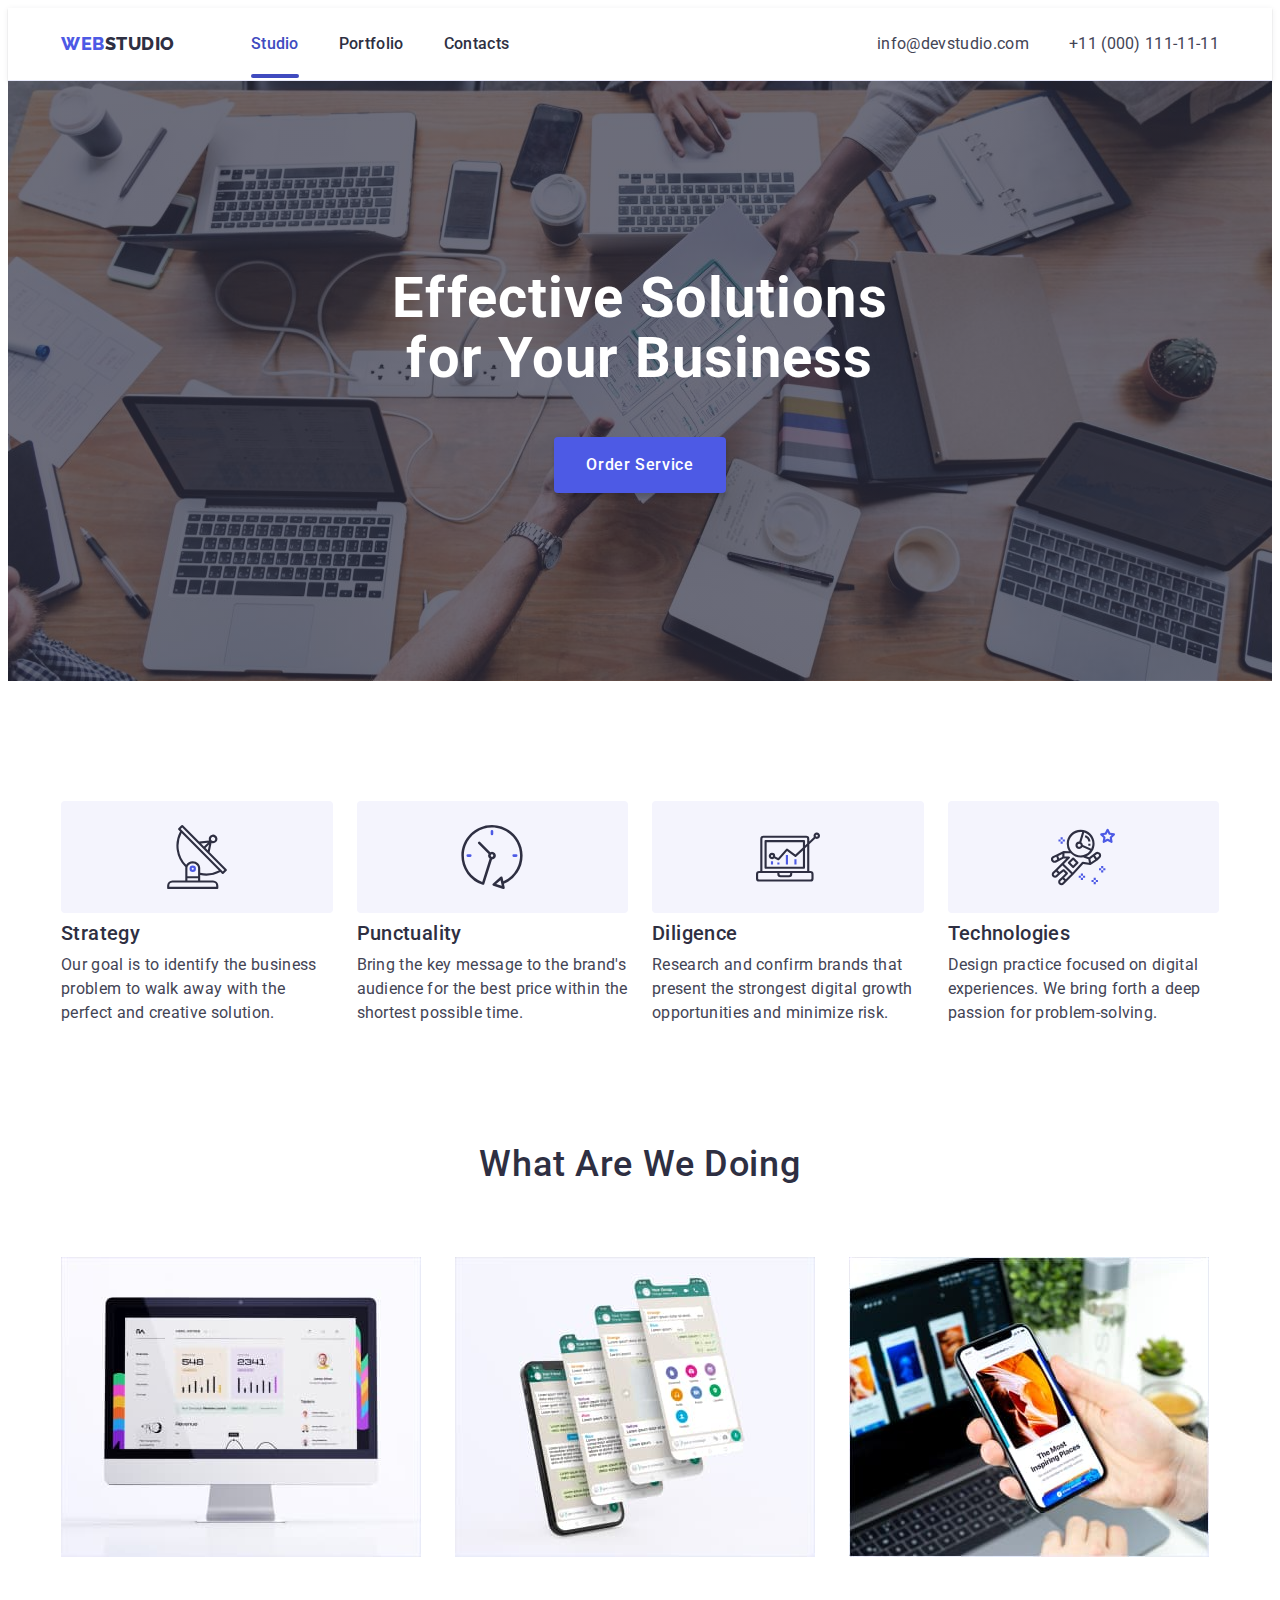
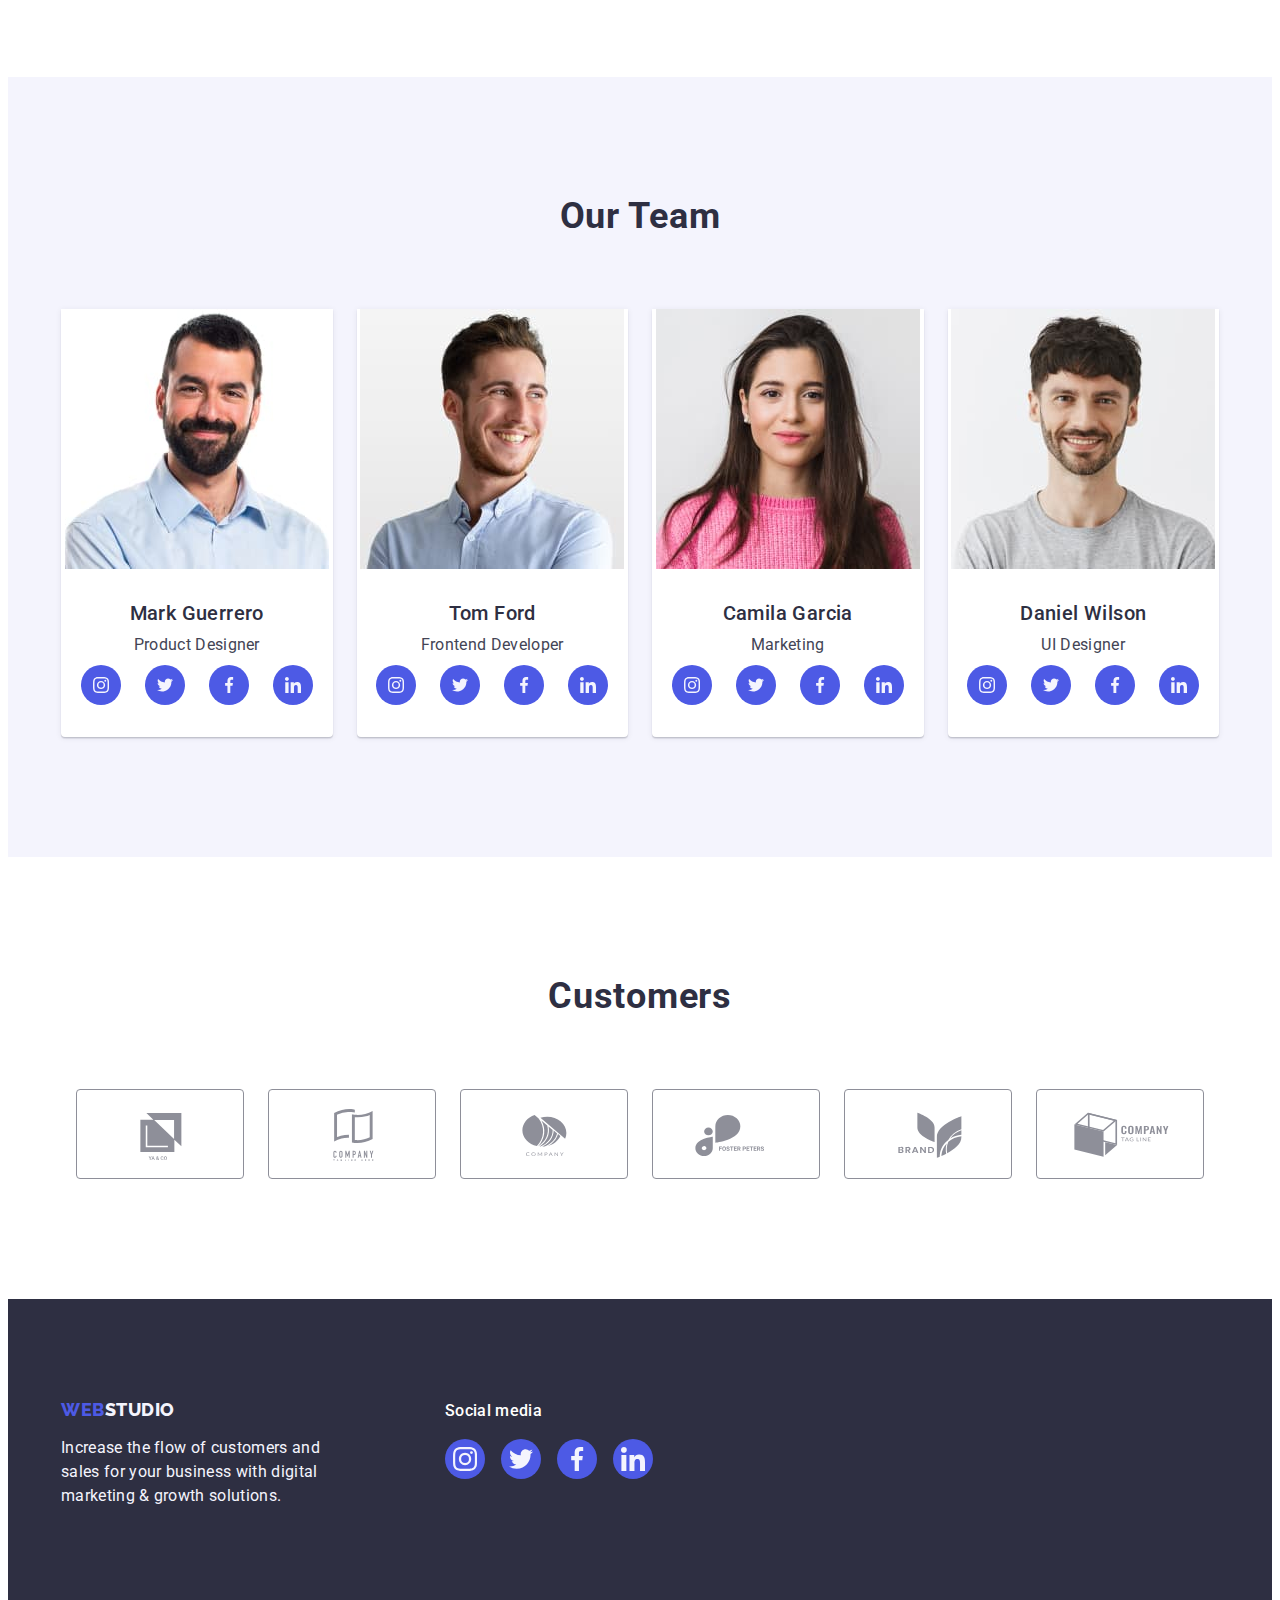
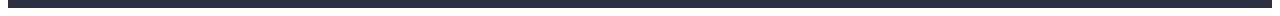
<file: index.html>
<!DOCTYPE html>
<html lang="en">
  <head>
    <meta charset="utf-8" />
    <meta name="description" content="Effective Solutions for Your Business" />

    <link rel="preconnect" href="https://fonts.googleapis.com" />
    <link rel="preconnect" href="https://fonts.gstatic.com" crossorigin />
    <link
      href="https://fonts.googleapis.com/css2?family=Montserrat:wght@400;700&family=Raleway:wght@800&family=Roboto:wght@400;500;700;900&display=swap"
      rel="stylesheet"
    />
    <link
      rel="stylesheet"
      href="https://cdnjs.cloudflare.com/ajax/libs/modern-normalize/2.0.0/modern-normalize.min.css"
      integrity="sha512-4xo8blKMVCiXpTaLzQSLSw3KFOVPWhm/TRtuPVc4WG6kUgjH6J03IBuG7JZPkcWMxJ5huwaBpOpnwYElP/m6wg=="
      crossorigin="anonymous"
      referrerpolicy="no-referrer"
    />
    <link rel="stylesheet" href="./css/styles.css" />
    <title>Web studio</title>
  </head>
  <body>
    <header class="page-header">
      <div class="container">
        <nav class="page-nav">
          <a class="logo link" href="./index.html"
            >Web<span class="link-logo-web">Studio</span></a
          >
          <ul class="list">
            <li class="menu-link">
              <a class="page-link-menu link" href="./index.html"> Studio</a>
            </li>
            <li class="menu-link">
              <a class="page-link link" href="./portfolio.html"> Portfolio</a>
            </li>
            <li class="menu-link">
              <a class="page-link link" href=""> Contacts</a>
            </li>
          </ul>
        </nav>
        <address class="contacts">
          <ul class="list">
            <li>
              <a class="page-link link" href="mailto:info@devstudio.com"
                >info@devstudio.com</a
              >
            </li>
            <li>
              <a class="page-link link" href="tel:+110001111111"
                >+11 (000) 111-11-11</a
              >
            </li>
          </ul>
        </address>
      </div>
    </header>
    <main>
      <section class="section-solution">
        <div class="container">
          <h1 class="text-solution">Effective Solutions for Your Business</h1>
          <button type="button" class="button-service" data-modal-open>
            Order Service
          </button>
        </div>
      </section>
      <section class="section-features">
        <div class="container">
          <h2 class="visually-hidden">features</h2>
          <ul class="list">
            <li class="section-features-list">
              <div class="features-icon-top">
                <svg class="features-icon" width="64" height="64">
                  <use href="./images/icons.svg#icon-antenna"></use>
                </svg>
              </div>
              <h3 class="title-features">Strategy</h3>
              <p class="text-features">
                Our goal is to identify the business problem to walk away with
                the perfect and creative solution.
              </p>
            </li>
            <li class="section-features-list">
              <div class="features-icon-top">
                <svg class="features-icon" width="64" height="64">
                  <use href="./images/icons.svg#icon-clock"></use>
                </svg>
              </div>
              <h3 class="title-features">Punctuality</h3>
              <p class="text-features">
                Bring the key message to the brand's audience for the best price
                within the shortest possible time.
              </p>
            </li>
            <li class="section-features-list">
              <div class="features-icon-top">
                <svg class="features-icon" width="64" height="64">
                  <use href="./images/icons.svg#icon-diagram"></use>
                </svg>
              </div>
              <h3 class="title-features">Diligence</h3>
              <p class="text-features">
                Research and confirm brands that present the strongest digital
                growth opportunities and minimize risk.
              </p>
            </li>
            <li class="section-features-list">
              <div class="features-icon-top">
                <svg class="features-icon" width="64" height="64">
                  <use href="./images/icons.svg#icon-astronaut"></use>
                </svg>
              </div>
              <h3 class="title-features">Technologies</h3>
              <p class="text-features">
                Design practice focused on digital experiences. We bring forth a
                deep passion for problem-solving.
              </p>
            </li>
          </ul>
        </div>
      </section>
      <section class="section-doing">
        <div class="container">
          <h2 class="title-make">What are we doing</h2>
          <ul class="list">
            <li class="section-doing-img">
              <img
                src="./images/img1.jpg"
                width="360"
                height="300"
                alt="images1"
              />
            </li>
            <li class="section-doing-img">
              <img
                src="./images/img2.jpg"
                width="360"
                height="300"
                alt="images2"
              />
            </li>
            <li class="section-doing-img">
              <img
                src="./images/img3.jpg"
                width="360"
                height="300"
                alt="images3"
              />
            </li>
          </ul>
        </div>
      </section>
      <section class="section-team">
        <div class="container">
          <h2 class="title-team">Our Team</h2>
          <ul class="list">
            <li class="team-list">
              <img
                class="team-img"
                src="./images/TeamCard1.jpg"
                width="264"
                height="260"
                alt="Tean Card1"
              />
              <div class="team-list-card">
                <h3 class="name-card">Mark Guerrero</h3>
                <p class="prof-card">Product Designer</p>
                <ul class="socialteam-link-list">
                  <li class="social-link">
                    <a class="social-link-icon" href="">
                      <svg class="team-social-icon" width="16" height="16">
                        <use href="./images/icons.svg#icon-instagram"></use>
                      </svg>
                    </a>
                  </li>
                  <li class="social-link">
                    <a class="social-link-icon" href="">
                      <svg class="team-social-icon" width="16" height="16">
                        <use href="./images/icons.svg#icon-twitter"></use>
                      </svg>
                    </a>
                  </li>
                  <li class="social-link">
                    <a class="social-link-icon" href="">
                      <svg class="team-social-icon" width="16" height="16">
                        <use href="./images/icons.svg#icon-facebook"></use>
                      </svg>
                    </a>
                  </li>
                  <li class="social-link">
                    <a class="social-link-icon" href="">
                      <svg class="team-social-icon" width="16" height="16">
                        <use href="./images/icons.svg#icon-linkedin"></use>
                      </svg>
                    </a>
                  </li>
                </ul>
              </div>
            </li>
            <li class="team-list">
              <img
                class="team-img"
                src="./images/TeamCard2.jpg"
                width="264"
                height="260"
                alt="Team Card2"
              />
              <div class="team-list-card">
                <h3 class="name-card">Tom Ford</h3>
                <p class="prof-card">Frontend Developer</p>
                <ul class="socialteam-link-list">
                  <li class="social-link">
                    <a class="social-link-icon" href="">
                      <svg class="team-social-icon" width="16" height="16">
                        <use href="./images/icons.svg#icon-instagram"></use>
                      </svg>
                    </a>
                  </li>
                  <li class="social-link">
                    <a class="social-link-icon" href="">
                      <svg class="team-social-icon" width="16" height="16">
                        <use href="./images/icons.svg#icon-twitter"></use>
                      </svg>
                    </a>
                  </li>
                  <li class="social-link">
                    <a class="social-link-icon" href="">
                      <svg class="team-social-icon" width="16" height="16">
                        <use href="./images/icons.svg#icon-facebook"></use>
                      </svg>
                    </a>
                  </li>
                  <li class="social-link">
                    <a class="social-link-icon" href="">
                      <svg class="team-social-icon" width="16" height="16">
                        <use href="./images/icons.svg#icon-linkedin"></use>
                      </svg>
                    </a>
                  </li>
                </ul>
              </div>
            </li>
            <li class="team-list">
              <img
                class="team-img"
                src="./images/TeamCard3.jpg"
                width="264"
                height="260"
                alt="Team Card3"
              />
              <div class="team-list-card">
                <h3 class="name-card">Camila Garcia</h3>
                <p class="prof-card">Marketing</p>
                <ul class="socialteam-link-list">
                  <li class="social-link">
                    <a class="social-link-icon" href="">
                      <svg class="team-social-icon" width="16" height="16">
                        <use href="./images/icons.svg#icon-instagram"></use>
                      </svg>
                    </a>
                  </li>
                  <li class="social-link">
                    <a class="social-link-icon" href="">
                      <svg class="team-social-icon" width="16" height="16">
                        <use href="./images/icons.svg#icon-twitter"></use>
                      </svg>
                    </a>
                  </li>
                  <li class="social-link">
                    <a class="social-link-icon" href="">
                      <svg class="team-social-icon" width="16" height="16">
                        <use href="./images/icons.svg#icon-facebook"></use>
                      </svg>
                    </a>
                  </li>
                  <li class="social-link">
                    <a class="social-link-icon" href="">
                      <svg class="team-social-icon" width="16" height="16">
                        <use href="./images/icons.svg#icon-linkedin"></use>
                      </svg>
                    </a>
                  </li>
                </ul>
              </div>
            </li>
            <li class="team-list">
              <img
                class="team-img"
                src="./images/TeamCard4.jpg"
                width="264"
                height="260"
                alt="Team Card4"
              />
              <div class="team-list-card">
                <h3 class="name-card">Daniel Wilson</h3>
                <p class="prof-card">UI Designer</p>
                <ul class="socialteam-link-list">
                  <li class="social-link">
                    <a class="social-link-icon" href="">
                      <svg class="team-social-icon" width="16" height="16">
                        <use href="./images/icons.svg#icon-instagram"></use>
                      </svg>
                    </a>
                  </li>
                  <li class="social-link">
                    <a class="social-link-icon" href="">
                      <svg class="team-social-icon" width="16" height="16">
                        <use href="./images/icons.svg#icon-twitter"></use>
                      </svg>
                    </a>
                  </li>
                  <li class="social-link">
                    <a class="social-link-icon" href="">
                      <svg class="team-social-icon" width="16" height="16">
                        <use href="./images/icons.svg#icon-facebook"></use>
                      </svg>
                    </a>
                  </li>
                  <li class="social-link">
                    <a class="social-link-icon" href="">
                      <svg class="team-social-icon" width="16" height="16">
                        <use href="./images/icons.svg#icon-linkedin"></use>
                      </svg>
                    </a>
                  </li>
                </ul>
              </div>
            </li>
          </ul>
        </div>
      </section>
      <section class="section-customers">
        <div class="container">
          <h2 class="title-customers">Customers</h2>
          <ul class="list">
            <li class="customers-icon-list">
              <a class="customers-icon-link" href="">
                <svg class="customer-icon" width="104" height="56">
                  <use href="./images/icons.svg#icon-customers-logo1"></use>
                </svg>
              </a>
            </li>
            <li class="customers-icon-list">
              <a class="customers-icon-link" href="">
                <svg class="customer-icon" width="104" height="56">
                  <use href="./images/icons.svg#icon-customers-logo2"></use>
                </svg>
              </a>
            </li>
            <li class="customers-icon-list">
              <a class="customers-icon-link" href="">
                <svg class="customer-icon" width="104" height="56">
                  <use href="./images/icons.svg#icon-customers-logo3"></use>
                </svg>
              </a>
            </li>
            <li class="customers-icon-list">
              <a class="customers-icon-link" href="">
                <svg class="customer-icon" width="104" height="56">
                  <use href="./images/icons.svg#icon-customers-logo4"></use>
                </svg>
              </a>
            </li>
            <li class="customers-icon-list">
              <a class="customers-icon-link" href="">
                <svg class="customer-icon" width="104" height="56">
                  <use href="./images/icons.svg#icon-customers-logo5"></use>
                </svg>
              </a>
            </li>
            <li class="customers-icon-list">
              <a class="customers-icon-link" href="">
                <svg class="customer-icon" width="104" height="56">
                  <use href="./images/icons.svg#icon-customers-logo6"></use>
                </svg>
              </a>
            </li>
          </ul>
        </div>
      </section>
    </main>
    <footer class="footer-info">
      <div class="container">
        <div class="footer-logo-text">
          <a class="logo link" href="./index.html"
            >Web<span class="link-logo-studio">Studio</span></a
          >
          <p class="footer-text">
            Increase the flow of customers and sales for your business with
            digital marketing & growth solutions.
          </p>
        </div>
        <div class="footer-social-media">
          <p class="social-media">Social media</p>
          <ul class="socialfooter-link-list">
            <li class="social-link">
              <a class="social-link-icon" href="">
                <svg class="team-social-icon" width="24" height="24">
                  <use href="./images/icons.svg#icon-instagram"></use>
                </svg>
              </a>
            </li>
            <li class="social-link">
              <a class="social-link-icon" href="">
                <svg class="team-social-icon" width="24" height="24">
                  <use href="./images/icons.svg#icon-twitter"></use>
                </svg>
              </a>
            </li>
            <li class="social-link">
              <a class="social-link-icon" href="">
                <svg class="team-social-icon" width="24" height="24">
                  <use href="./images/icons.svg#icon-facebook"></use>
                </svg>
              </a>
            </li>
            <li class="social-link">
              <a class="social-link-icon" href="">
                <svg class="team-social-icon" width="24" height="24">
                  <use href="./images/icons.svg#icon-linkedin"></use>
                </svg>
              </a>
            </li>
          </ul>
        </div>
      </div>
    </footer>
    <div class="backdrop is-hidden" data-modal>
      <div class="modal">
        <button type="button" class="button-close" data-modal-close>
          <svg class="close-icon" width="8" height="8">
            <use href="./images/icons.svg#icon-Vector"></use>
          </svg>
        </button>
      </div>
    </div>
    <script src="./js/modal.js"></script>
  </body>
</html>
</file>
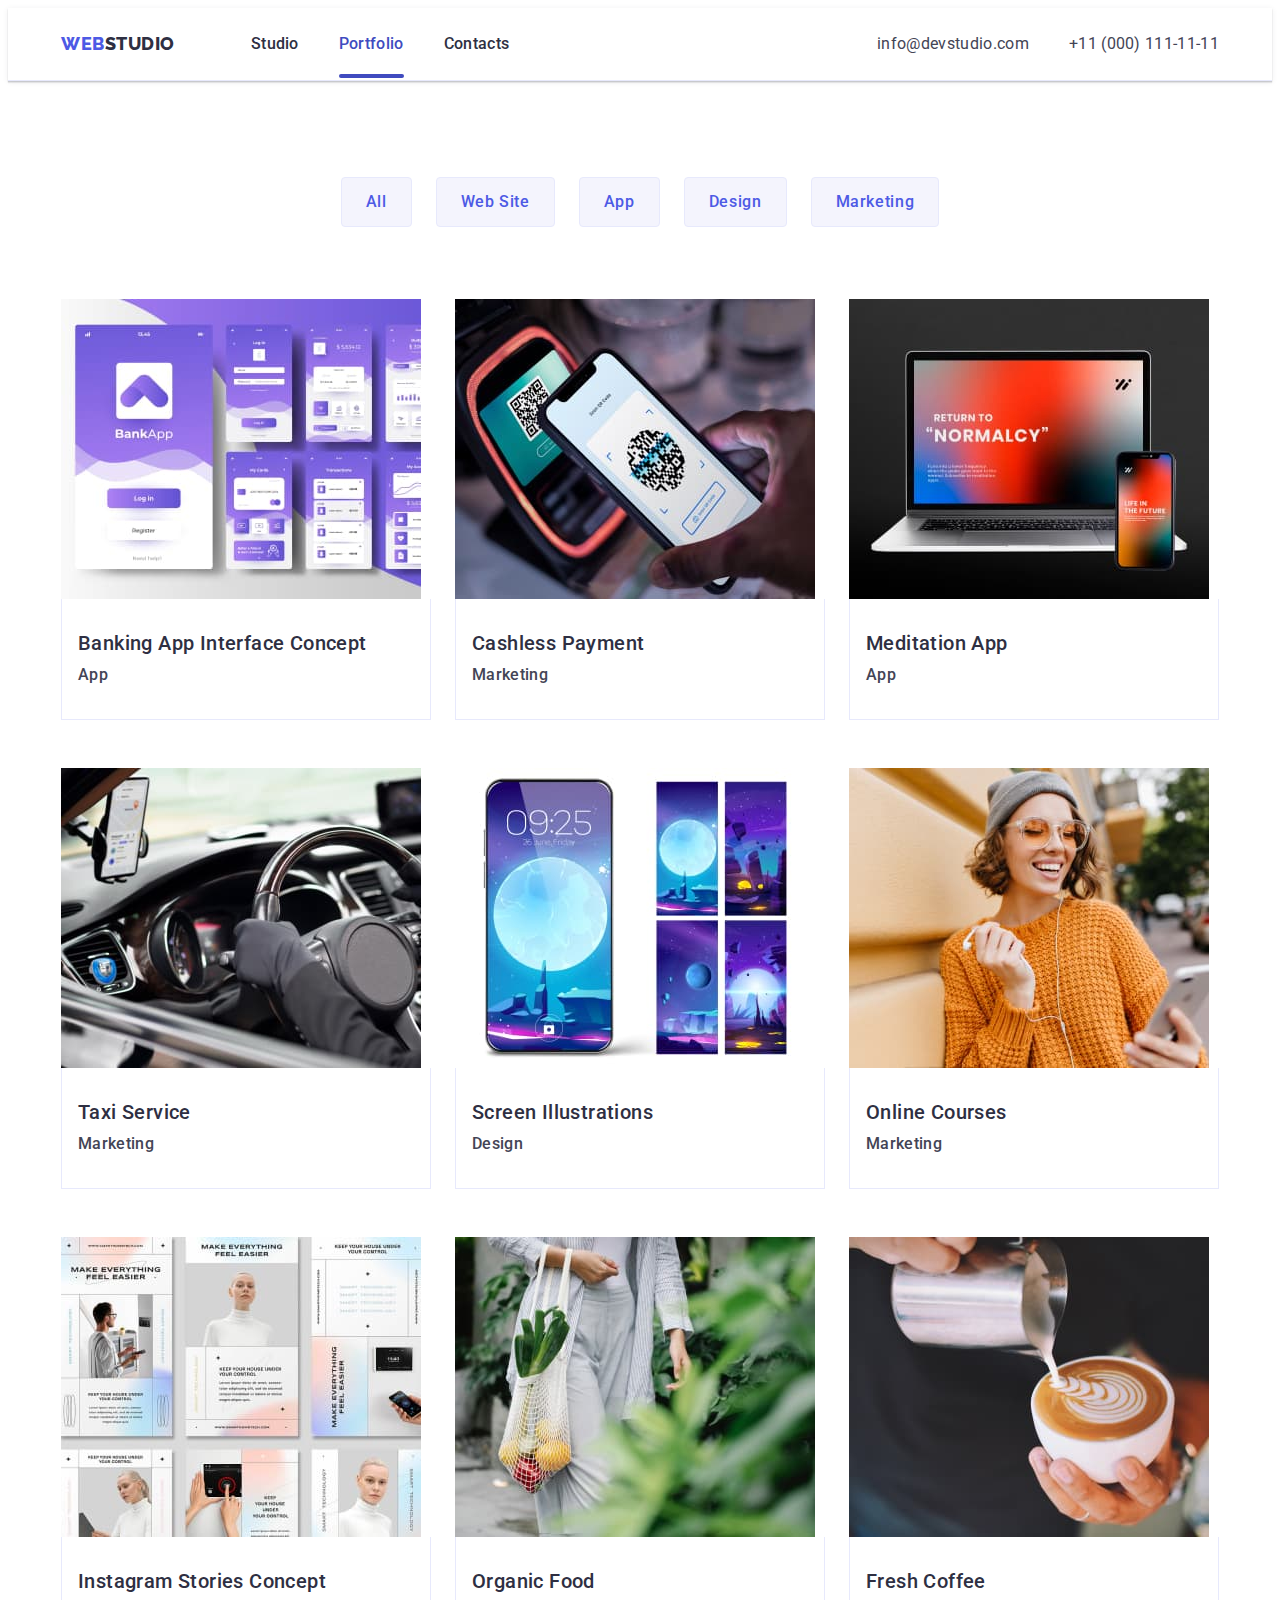
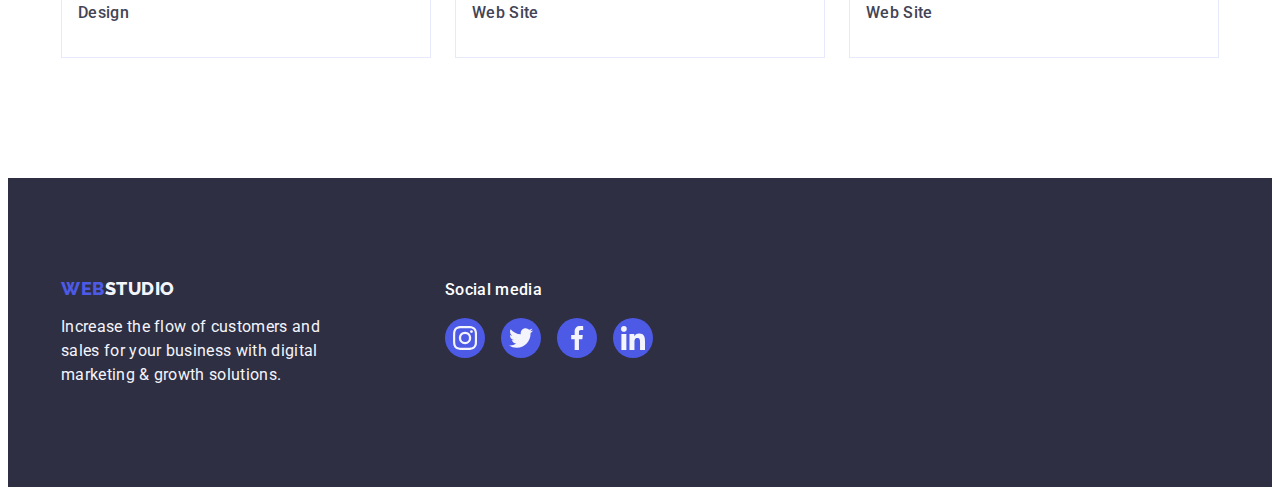
<file: portfolio.html>
<!DOCTYPE html>
<html lang="en">
  <head>
    <meta charset="UTF-8" />
    <meta name="viewport" content="width=device-width, initial-scale=1.0" />

    <link rel="preconnect" href="https://fonts.googleapis.com" />
    <link rel="preconnect" href="https://fonts.gstatic.com" crossorigin />
    <link
      href="https://fonts.googleapis.com/css2?family=Montserrat:wght@400;700&family=Raleway:wght@800&family=Roboto:wght@400;500;700;900&display=swap"
      rel="stylesheet"
    />
    <link
      rel="stylesheet"
      href="https://cdnjs.cloudflare.com/ajax/libs/modern-normalize/2.0.0/modern-normalize.min.css"
      integrity="sha512-4xo8blKMVCiXpTaLzQSLSw3KFOVPWhm/TRtuPVc4WG6kUgjH6J03IBuG7JZPkcWMxJ5huwaBpOpnwYElP/m6wg=="
      crossorigin="anonymous"
      referrerpolicy="no-referrer"
    />
    <link rel="stylesheet" href="./css/styles.css" />
    <title>portfolio</title>
  </head>
  <body>
    <header class="page-header">
      <div class="container">
        <nav class="page-nav">
          <a class="logo link" href="./index.html"
            >Web<span class="link-logo-web">Studio</span></a
          >
          <ul class="list">
            <li class="menu-link">
              <a class="page-link link" href="./index.html"> Studio</a>
            </li>
            <li class="menu-link">
              <a class="page-link-menu link" href="./portfolio.html"> Portfolio</a>
            </li>
            <li class="menu-link">
              <a class="page-link link" href=""> Contacts</a>
            </li>
          </ul>
        </nav>
        <address class="contacts">
          <ul class="list">
            <li>
              <a class="page-link link" href="mailto:info@devstudio.com"
                >info@devstudio.com</a
              >
            </li>
            <li>
              <a class="page-link link" href="tel:+110001111111"
                >+11 (000) 111-11-11</a
              >
            </li>
          </ul>
        </address>
      </div>
    </header>
    <main>
      <section class="portfolio-list">
        <div class="container">
          <h1 class="visually-hidden">portfolio</h1>
          <ul class="list-btn">
            <li class="portfolio-list-btn">
              <button type="button" class="button-portfolio">All</button>
            </li>
            <li class="portfolio-list-btn">
              <button type="button" class="button-portfolio">Web Site</button>
            </li>
            <li class="portfolio-list-btn">
              <button type="button" class="button-portfolio">App</button>
            </li>
            <li class="portfolio-list-btn">
              <button type="button" class="button-portfolio">Design</button>
            </li>
            <li class="portfolio-list-btn">
              <button type="button" class="button-portfolio">Marketing</button>
            </li>
          </ul>
          <ul class="list-make">
            <li class="list-make-img">
              <a class="page-link link" href="">
                <div class="make-cover-wrap">
                  <img
                    class="make-img"
                    src="./images/banking.jpg"
                    alt="banking"
                    width="360"
                  />
                    <p class="make-cover-text">
                      14 Stylish and User-Friendly App Design Concepts · Task
                      Manager App · Calorie Tracker App · Exotic Fruit Ecommerce
                      App · Cloud Storage App
                    </p>
                </div>
                <div class="container-name">
                  <h2 class="title-make-portfolio">
                    Banking App Interface Concept
                  </h2>
                  <p class="text-features">App</p>
                </div>
              </a>
            </li>
            <li class="list-make-img">
              <a class="page-link link" href="">
                <div class="make-cover-wrap">
                  <img
                    class="make-img"
                    src="./images/cashless.jpg"
                    alt="cashless"
                    width="360"
                  />
                    <p class="make-cover-text">
                      14 Stylish and User-Friendly App Design Concepts · Task
                      Manager App · Calorie Tracker App · Exotic Fruit Ecommerce
                      App · Cloud Storage App
                    </p>
                </div>
                <div class="container-name">
                  <h2 class="title-make-portfolio">Cashless Payment</h2>
                  <p class="text-features">Marketing</p>
                </div>
              </a>
            </li>
            <li class="list-make-img">
              <a class="page-link link" href="">
                <div class="make-cover-wrap">
                  <img
                    class="make-img"
                    src="./images/meditation.jpg"
                    alt="meditation"
                    width="360"
                  />
                    <p class="make-cover-text">
                      14 Stylish and User-Friendly App Design Concepts · Task
                      Manager App · Calorie Tracker App · Exotic Fruit Ecommerce
                      App · Cloud Storage App
                    </p>
                </div>
                <div class="container-name">
                  <h2 class="title-make-portfolio">Meditation App</h2>
                  <p class="text-features">App</p>
                </div>
              </a>
            </li>
            <li class="list-make-img">
              <a class="page-link link" href="">
                <div class="make-cover-wrap">
                  <img
                    class="make-img"
                    src="./images/taxi.jpg"
                    alt="taxi"
                    width="360"
                  />
                    <p class="make-cover-text">
                      14 Stylish and User-Friendly App Design Concepts · Task
                      Manager App · Calorie Tracker App · Exotic Fruit Ecommerce
                      App · Cloud Storage App
                    </p>
                </div>
                <div class="container-name">
                  <h2 class="title-make-portfolio">Taxi Service</h2>
                  <p class="text-features">Marketing</p>
                </div>
              </a>
            </li>
            <li class="list-make-img">
              <a class="page-link link" href="">
                <div class="make-cover-wrap">
                  <img
                    class="make-img"
                    src="./images/screen.jpg"
                    alt="screen"
                    width="360"
                  />
                    <p class="make-cover-text">
                      14 Stylish and User-Friendly App Design Concepts · Task
                      Manager App · Calorie Tracker App · Exotic Fruit Ecommerce
                      App · Cloud Storage App
                    </p>
                </div>
                <div class="container-name">
                  <h2 class="title-make-portfolio">Screen Illustrations</h2>
                  <p class="text-features">Design</p>
                </div>
              </a>
            </li>
            <li class="list-make-img">
              <a class="page-link link" href="">
                <div class="make-cover-wrap">
                  <img
                    class="make-img"
                    src="./images/online.jpg"
                    alt="online"
                    width="360"
                  />
                    <p class="make-cover-text">
                      14 Stylish and User-Friendly App Design Concepts · Task
                      Manager App · Calorie Tracker App · Exotic Fruit Ecommerce
                      App · Cloud Storage App
                    </p>
                </div>
                <div class="container-name">
                  <h2 class="title-make-portfolio">Online Courses</h2>
                  <p class="text-features">Marketing</p>
                </div>
              </a>
            </li>
            <li class="list-make-img">
              <a class="page-link link" href="">
                <div class="make-cover-wrap">
                  <img
                    class="make-img"
                    src="./images/instagram.jpg"
                    alt="instagram"
                    width="360"
                  />
                    <p class="make-cover-text">
                      14 Stylish and User-Friendly App Design Concepts · Task
                      Manager App · Calorie Tracker App · Exotic Fruit Ecommerce
                      App · Cloud Storage App
                    </p>
                </div>
                <div class="container-name">
                  <h2 class="title-make-portfolio">
                    Instagram Stories Concept
                  </h2>
                  <p class="text-features">Design</p>
                </div>
              </a>
            </li>
            <li class="list-make-img">
              <a class="page-link link" href="">
                <div class="make-cover-wrap">
                  <img
                    class="make-img"
                    src="./images/organic.jpg"
                    alt="organic"
                    width="360"
                  />
                    <p class="make-cover-text">
                      14 Stylish and User-Friendly App Design Concepts · Task
                      Manager App · Calorie Tracker App · Exotic Fruit Ecommerce
                      App · Cloud Storage App
                    </p>
                </div>
                <div class="container-name">
                  <h2 class="title-make-portfolio">Organic Food</h2>
                  <p class="text-features">Web Site</p>
                </div>
              </a>
            </li>
            <li class="list-make-img">
              <a class="page-link link" href="">
                <div class="make-cover-wrap">
                  <img
                    class="make-img"
                    src="./images/fresh.jpg"
                    alt="fresh"
                    width="360"
                  />
                    <p class="make-cover-text">
                      14 Stylish and User-Friendly App Design Concepts · Task
                      Manager App · Calorie Tracker App · Exotic Fruit Ecommerce
                      App · Cloud Storage App
                    </p>
                </div>
                <div class="container-name">
                  <h2 class="title-make-portfolio">Fresh Coffee</h2>
                  <p class="text-features">Web Site</p>
                </div>
              </a>
            </li>
          </ul>
        </div>
      </section>
    </main>
    <footer class="footer-info">
      <div class="container">
        <div class="footer-logo-text">
          <a class="logo link" href="./index.html"
            >Web<span class="link-logo-studio">Studio</span></a
          >
          <p class="footer-text">
            Increase the flow of customers and sales for your business with
            digital marketing & growth solutions.
          </p>
        </div>
        <div class="footer-social-media">
          <p class="social-media">Social media</p>
          <ul class="socialfooter-link-list">
            <li class="social-link">
              <a class="social-link-icon" href="">
                <svg class="team-social-icon" width="24" height="24">
                  <use href="./images/icons.svg#icon-instagram"></use>
                </svg>
              </a>
            </li>
            <li class="social-link">
              <a class="social-link-icon" href="">
                <svg class="team-social-icon" width="24" height="24">
                  <use href="./images/icons.svg#icon-twitter"></use>
                </svg>
              </a>
            </li>
            <li class="social-link">
              <a class="social-link-icon" href="">
                <svg class="team-social-icon" width="24" height="24">
                  <use href="./images/icons.svg#icon-facebook"></use>
                </svg>
              </a>
            </li>
            <li class="social-link">
              <a class="social-link-icon" href="">
                <svg class="team-social-icon" width="24" height="24">
                  <use href="./images/icons.svg#icon-linkedin"></use>
                </svg>
              </a>
            </li>
          </ul>
        </div>
      </div>
    </footer>
  </body>
</html>
</file>
<file: css/styles.css>
:root {
  --basecolor: #434455;
  --navyblue: #2e2f42;
  --iris: #4d5ae5;
  --slate: #434455;
  --white: #fff;
  --cornflower: #e7e9fc;
  --cloud: #f4f4fd;
  --ocean: #404bbf;
  --lightslate: #8e8f99;
  --green: #31d0aa;
  --navyblue-modal: rgba(46, 47, 66, 0.4);
  --weight400: 400;
  --weight500: 500;
  --weight700: 700;
  --weight800: 800;
}

h1,
h2,
h3,
h4,
h5,
h6,
p {
  margin: 0;
}

ul {
  margin: 0;
  padding-left: 0;
}

img {
  display: block;
}

.container {
  max-width: 1440px;
  width: 1158px;
  margin: 0 auto;
  padding: 0 15px;
}

.visually-hidden {
  position: absolute;
  width: 1px;
  height: 1px;
  margin: -1px;
  border: 0;
  padding: 0;
  white-space: nowrap;
  clip-path: inset(100%);
  clip: rect(0 0 0 0);
  overflow: hidden;
}

/* Studio */
body {
  font-family: "Roboto", sans-serif;
  color: var(--basecolor);
  background-color: var(--white);
}
ul {
  list-style-type: none;
}
.page-header .container {
  display: flex;
  justify-content: space-between;
}
.page-header {
  background: var(--white, #fff);
  border-bottom: 1px solid #e7e9fc;
  box-shadow: 0px 2px 1px rgba(46, 47, 66, 0.08),
    0px 1px 1px rgba(46, 47, 66, 0.16), 0px 1px 6px rgba(46, 47, 66, 0.08);
}
.page-nav {
  display: flex;
  align-items: center;
}
.page-nav .list {
  display: flex;
  gap: 40px;
}

address .list {
  display: flex;
  gap: 40px;
}
.logo {
  color: var(--iris);
  font-family: Raleway, sans-serif;
  font-size: 18px;
  font-weight: var(--weight800);
  line-height: 1.17;
  letter-spacing: 0.54px;
  text-transform: uppercase;
  text-decoration: none;
  margin-right: 76px;
}

.link-logo-web {
  color: var(--navyblue);
}

.link-logo-studio {
  color: var(--cloud);
}

.list {
  list-style: none;
}

.page-link {
  color: var(--navyblue);
  font-size: 16px;
  font-weight: var(--weight500);
  line-height: 1.5;
  letter-spacing: 0.32px;
  padding: 24px 0;
}
.page-link-menu {
  color: var(--ocean);
  font-size: 16px;
  font-weight: var(--weight500);
  line-height: 1.5;
  letter-spacing: 0.32px;
  padding: 24px 0;
  position: relative;
  transition: color 250ms cubic-bezier(0.4, 0, 0.2, 1);
}
.page-link-menu::after {
  content: "";
  position: absolute;
  left: 0;
  right: 0;
  bottom: -1px;
  width: 100%;
  height: 4px;
  border-radius: 2px;
  background-color: var(--ocean);
}
.link {
  text-decoration: none;
}

.contacts .link {
  color: var(--slate);
}

.link:hover,
.link:focus {
  color: var(--ocean);
}
.contacts .list .link {
  font-weight: 400;
  transition: color 250ms cubic-bezier(0.4, 0, 0.2, 1);
}
.contacts {
  color: var(--slate);
  font-size: 16px;
  line-height: 1.5;
  letter-spacing: 0.32px;
  font-style: normal;
  display: flex;
  align-content: flex-start;
  flex-shrink: 0;
  padding: 24px 0;
}

.section-solution {
  background-color: var(--navyblue);
  max-width: 1440px;
  display: flex;
  flex-shrink: 0;
  text-align: center;
  justify-content: center;
  padding: 188px 0;
  background-image: linear-gradient(
      rgba(46, 47, 66, 0.7),
      rgba(46, 47, 66, 0.7)
    ),
    url(../images/hero-bg.jpg);
  background-repeat: no-repeat;
  background-position: center;
  background-size: cover;
}
.text-solution {
  /* background-color: var(--navyblue); */
  color: var(--white);
  font-size: 56px;
  line-height: 1.07;
  letter-spacing: 1.12px;
  max-width: 496px;
  width: 496px;
  margin: 0 auto;
  margin-bottom: 48px;
}

.button-service {
  font-family: "Roboto", sans-serif;
  color: var(--white);
  font-size: 16px;
  font-weight: var(--weight500);
  line-height: 1.5;
  letter-spacing: 0.64px;
  background: var(--iris);
  cursor: pointer;
  min-width: 169px;
  height: 56px;
  border: none;
  display: block;
  margin: 0 auto;
  padding: 16px 32px;
  border-radius: 4px;
  box-shadow: 0px 4px 4px 0px rgba(0, 0, 0, 0.15);
  transition: background-color 250ms cubic-bezier(0.4, 0, 0.2, 1);
}

.button-service:hover,
.button-service:focus {
  background-color: var(--ocean);
}

.section-features {
  padding: 120px 0;
}

.section-features .list {
  display: flex;
  gap: 24px;
  margin: 0;
}

.title-features {
  color: var(--navyblue);
  font-size: 20px;
  font-weight: var(--weight500);
  line-height: 1.2;
  letter-spacing: 0.4px;
  margin-bottom: 8px;
}

.section-features-list {
  flex-basis: calc((100% - 3 * 24px) / 4);
}

.text-features {
  color: var(--slate);
  font-size: 16px;
  line-height: 1.5;
  letter-spacing: 0.32px;
  text-align: left;
}
.features-icon-top {
  width: 100%;
  height: 112px;
  display: flex;
  align-items: center;
  justify-content: center;
  border-radius: 4px;
  background: var(--cloud);
  margin-bottom: 8px;
}

.section-doing {
  padding-bottom: 120px;
}

.section-doing .list {
  display: flex;
  gap: 24px;
  margin: 0;
}

.title-make {
  color: var(--navyblue);
  font-size: 36px;
  font-weight: var(--weight500);
  line-height: 1.11;
  letter-spacing: 0.72px;
  text-transform: capitalize;
  margin-bottom: 72px;
  text-align: center;
}

.section-doing-img {
  flex-basis: calc((100% - 48px) / 3);
}

.section-team {
  padding: 120px 0;
  background-color: var(--cloud);
}

.section-team .container {
  max-width: 1440px;
  width: 1158px;
  flex-shrink: 0;
  text-align: center;
}

.section-team .list {
  display: flex;
  gap: 24px;
}

.title-team {
  color: var(--navyblue);
  font-size: 36px;
  line-height: 1.11;
  text-align: center;
  letter-spacing: 0.72px;
  text-transform: capitalize;
  margin-bottom: 72px;
}

.team-list {
  background-color: #ffffff;
  display: inline-flex;
  padding-bottom: 0px;
  flex-direction: column;
  justify-content: center;
  align-items: center;
  text-align: center;
  border-radius: 0px 0px 4px 4px;
  flex-basis: calc((100% - 72px) / 4);
  box-shadow: 0px 2px 1px 0px rgba(46, 47, 66, 0.08),
    0px 1px 1px 0px rgba(46, 47, 66, 0.16),
    0px 1px 6px 0px rgba(46, 47, 66, 0.08);
}

.team-list-card {
  padding: 32px 0;
}
.name-card {
  color: var(--navyblue);
  font-weight: var(--weight500);
  font-size: 20px;
  line-height: 1.2;
  letter-spacing: 0.4px;
  text-align: center;
  margin-bottom: 8px;
}

.prof-card {
  color: var(--slate);
  font-size: 16px;
  line-height: 1.5;
  letter-spacing: 0.32px;
  text-align: center;
}
.socialteam-link-list {
  display: flex;
  gap: 24px;
  margin-top: 8px;
  justify-content: center;
}
.social-link-icon {
  width: 40px;
  height: 40px;
  display: flex;
  align-items: center;
  justify-content: center;
  border-radius: 50%;
  background-color: var(--iris);
  transition: background-color 250ms cubic-bezier(0.4, 0, 0.2, 1);
}
.section-team .social-link-icon:hover,
.section-team .social-link-icon:focus {
  background-color: var(--ocean);
}
.team-social-icon {
  fill: var(--cloud);
}
.section-customers .container {
  max-width: 1440px;
  width: 1128px;
  text-align: center;
}
.section-customers {
  padding: 120px 0;
  background-color: var(--white);
}
.title-customers {
  color: var(--navyblue);
  text-align: center;
  font-family: Roboto;
  font-size: 36px;
  line-height: 1.11;
  letter-spacing: 0.72px;
  margin-bottom: 72px;
}
.section-customers .list {
  display: flex;
  gap: 24px;
}
.customers-icon-list {
  display: inline-flex;
  justify-content: center;
  align-items: center;
  flex-basis: calc((100% - 120px) / 6);
}
.customers-icon-link {
  width: 100%;
  height: 88px;
  color: var(--lightslate);
  border-radius: 4px;
  border: 1px solid var(--lightslate);
  display: flex;
  align-items: center;
  justify-content: center;
  transition: border-color 250ms cubic-bezier(0.4, 0, 0.2, 1),
    color 250ms cubic-bezier(0.4, 0, 0.2, 1);
}
.customer-icon {
  fill: currentColor;
}
/* .customer-icon:hover,
.customer-icon:focus {
  fill: var(--ocean);
} */
.customers-icon-link:hover .customer-icon,
.customers-icon-link:focus .customer-icon {
  fill: var(--ocean);
  color: var(--ocean);
  border-color: var(--ocean);
}
.customers-icon-link:hover,
.customers-icon-link:focus {
  fill: var(--ocean);
  color: var(--ocean);
  border-color: var(--ocean);
}
.socialfooter-link-list .social-link-top {
  transition: 250ms cubic-bezier(0.4, 0, 0.2, 1);
}
.footer-info .social-link-icon:hover,
.footer-info .social-link-icon:focus {
  background-color: var(--green);
}
.customer-icon {
  fill: var(--lightslate);
}
.footer-info .container {
  width: 1158px;
  flex-shrink: 0;
  display: flex;
  align-items: baseline;
}
.footer-logo-text .container {
  display: flex;
}

.footer-info {
  background-color: var(--navyblue);
  padding: 0;
  padding: 100px 0;
}

.footer-info .logo {
  display: inline-block;
  margin: 0 0 16px 0;
}
.footer-logo-text {
  margin-right: 120px;
}
.footer-text {
  color: var(--cloud);
  line-height: 1.5;
  letter-spacing: 0.32px;
  width: 264px;
}
/* .footer-social-media {
  margin-left: 120px;
} */
.social-media {
  color: var(--white);
  font-family: Roboto;
  font-size: 16px;
  font-weight: 500;
  line-height: 1.5;
  letter-spacing: 0.32px;
  margin-bottom: 16px;
}
.socialfooter-link-list {
  display: flex;
  gap: 16px;
}

/* Portfolio */
.portfolio-list {
  padding: 96px 0 120px 0;
}

.portfolio-list .container .list-btn {
  display: flex;
  justify-content: center;
  gap: 24px;
  margin-bottom: 72px;
}

.button-portfolio {
  font-family: "Roboto", sans-serif;
  color: var(--iris);
  text-align: center;
  font-size: 16px;
  font-weight: var(--weight500);
  line-height: 1.5;
  letter-spacing: 0.64px;
  background: var(--cloud);
  cursor: pointer;
  padding: 12px 24px;
  border: 1px solid #e7e9fc;
  border-radius: 4px;
  transition: color 250ms cubic-bezier(0.4, 0, 0.2, 1),
    background-color 250ms cubic-bezier(0.4, 0, 0.2, 1),
    border-color 250ms cubic-bezier(0.4, 0, 0.2, 1),
    box-shadow 250ms cubic-bezier(0.4, 0, 0.2, 1);
}

.button-portfolio:hover,
.button-portfolio:focus {
  color: #ffffff;
  background: var(--ocean);
  border: 1px solid transparent;
  box-shadow: 0px 2px 2px 0px rgba(0, 0, 0, 0.12),
    0px 2px 1px 0px rgba(0, 0, 0, 0.08), 0px 3px 1px 0px rgba(0, 0, 0, 0.1);
}

.portfolio-list .container .list-make {
  display: flex;
  align-items: flex-start;
  flex-wrap: wrap;
  row-gap: 48px;
  column-gap: 24px;
  text-align: left;
  background: var(--white, #fff);
}

.container-name {
  padding: 32px 16px;
  border: 1px solid #e7e9fc;
  border-top: none;
}
.portfolio-list .page-link {
  display: block;
  transition: box-shadow 250ms cubic-bezier(0.4, 0, 0.2, 1);
}
.list-make-img {
  background: var(--white, #fff);
  width: calc((100% - 48px) / 3);
  transition: box-shadow 250ms cubic-bezier(0.4, 0, 0.2, 1);
}
.portfolio-list .page-link {
  padding: 0;
}
.portfolio-list .page-link:focus,
.portfolio-list .page-link:hover {
  box-shadow: 
  0px 2px 1px 0px rgba(46, 47, 66, 0.08),
    0px 1px 1px 0px rgba(46, 47, 66, 0.16),
    0px 1px 6px 0px rgba(46, 47, 66, 0.08);
}
.page-link:focus .make-cover-text {
  transform: translateY(0%);
}
.page-link:hover .make-cover-text {
  transform: translateY(0%);
}
.title-make-portfolio {
  color: var(--navyblue);
  font-size: 20px;
  font-weight: var(--weight500);
  line-height: 1.2;
  letter-spacing: 0.4px;
  text-transform: capitalize;
  margin-bottom: 8px;
}
.make-cover-wrap {
  position: relative;
  overflow: hidden;
}
.make-cover-text {
  position: absolute;
  top: 0;
  color: var(--cloud);
  font-family: Roboto;
  font-size: 16px;
  line-height: 1.5;
  letter-spacing: 0.02em;
  padding: 40px 32px;
  background: var(--iris);
  width: 100%;
  height: 100%;
  flex-shrink: 0;
  transform: translateY(100%);
  transition: transform 250ms cubic-bezier(0.4, 0, 0.2, 1);
}
.backdrop {
  position: fixed;
  width: 100%;
  height: 100%;
  background: var(--navyblue-modal);
  top: 0;
  left: 0;
  transition: opacity 250ms cubic-bezier(0.4, 0, 0.2, 1),
    visibility 250ms cubic-bezier(0.4, 0, 0.2, 1);
}
.modal {
  position: absolute;
  top: 50%;
  left: 50%;
  transform: translate(-50%, -50%);
  width: 100%;
  max-width: 408px;
  min-height: 584px;
  border-radius: 4px;
  background: var(--dairy, #fcfcfc);
  box-shadow: 0px 2px 1px 0px rgba(0, 0, 0, 0.2),
    0px 1px 3px 0px rgba(0, 0, 0, 0.12), 0px 1px 1px 0px rgba(0, 0, 0, 0.14);
  transition: transform 250ms cubic-bezier(0.4, 0, 0.2, 1);
}
.button-close {
  position: absolute;
  height: 24px;
  width: 24px;
  border-radius: 50%;
  display: flex;
  align-items: center;
  justify-content: center;
  background-color: #e7e9fc;
  border: 1px solid rgba(0, 0, 0, 0.1);
  padding: 0;
  cursor: pointer;
  transition: background-color 250ms cubic-bezier(0.4, 0, 0.2, 1),
    border 250ms cubic-bezier(0.4, 0, 0.2, 1);
  top: 24px;
  right: 24px;
}
.button-close:hover,
.button-close:focus {
  background-color: var(--ocean);
  border: none;
  fill: var(--white);
}
.close-icon {
  transition: fill 250ms cubic-bezier(0.4, 0, 0.2, 1);
}
.is-hidden {
  opacity: 0;
  visibility: hidden;
  pointer-events: none;
}
</file>
